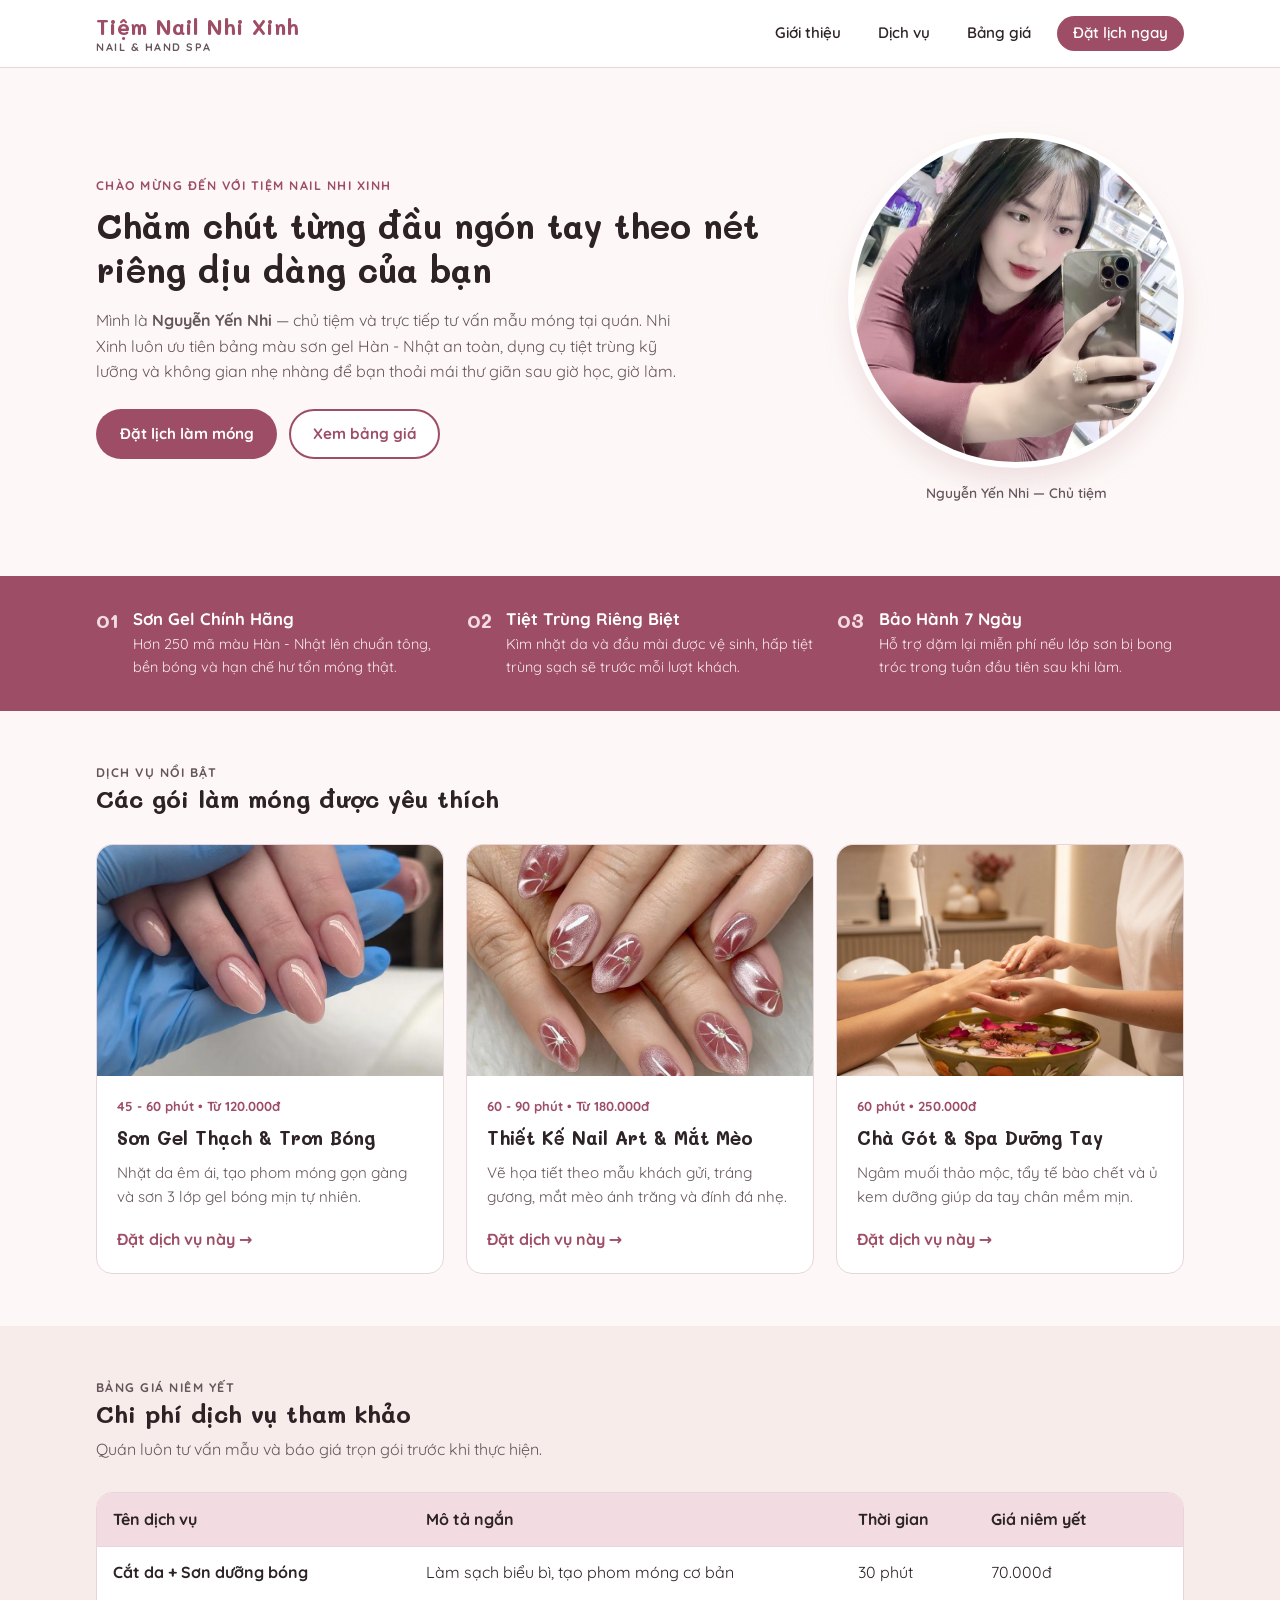
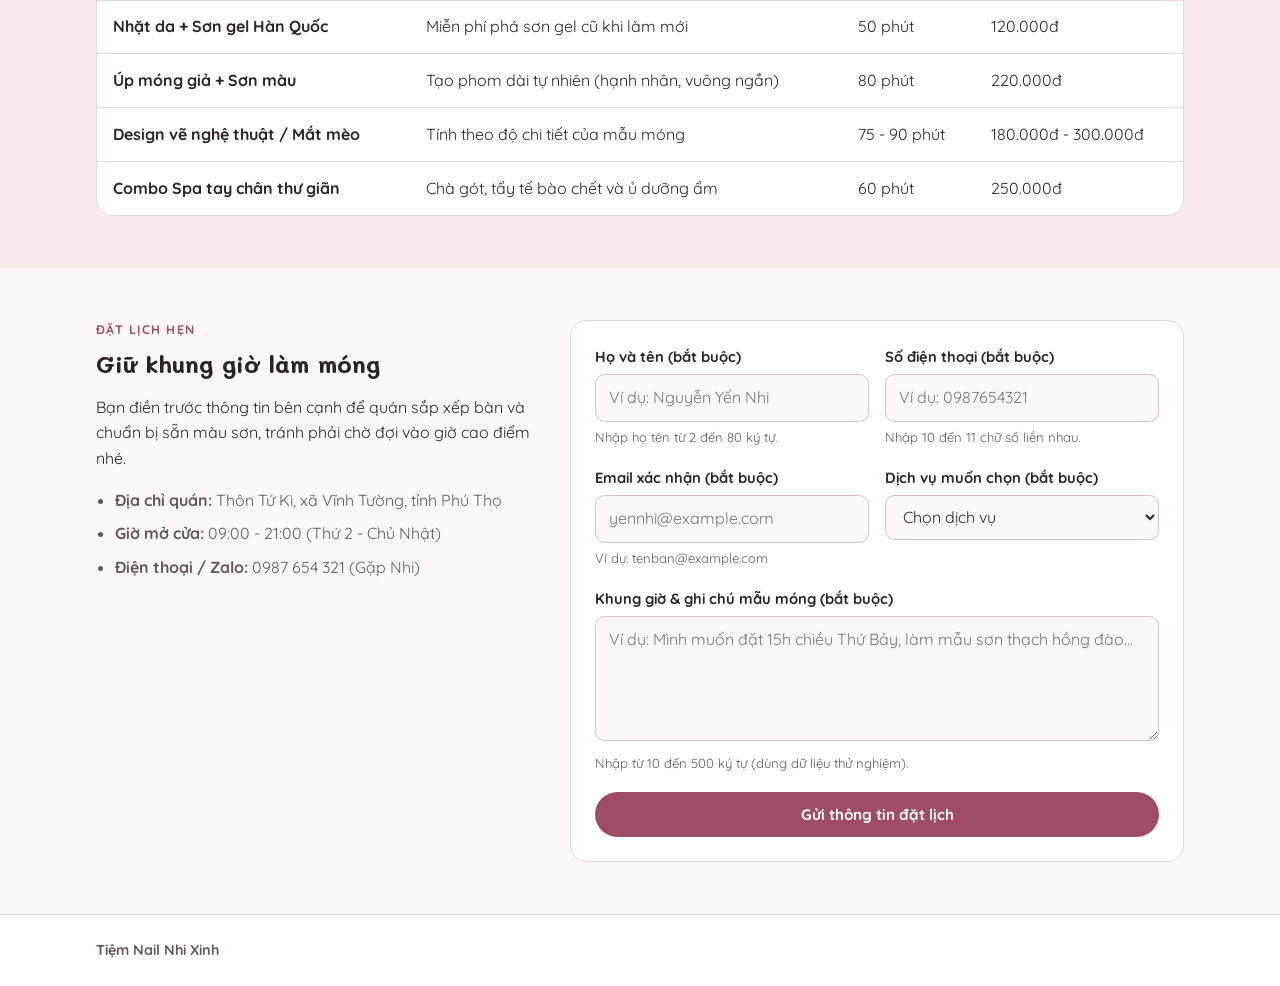
<file: index.html>
<!DOCTYPE html>
<html lang="vi">

<head>
    <meta charset="UTF-8">
    <meta name="viewport" content="width=device-width, initial-scale=1">
    <title>Tiệm Nail Nhi Xinh — Chăm sóc &amp; Thiết kế Móng</title>
    <link rel="preconnect" href="https://fonts.googleapis.com">
    <link rel="preconnect" href="https://fonts.gstatic.com" crossorigin>
    <link
        href="https://fonts.googleapis.com/css2?family=Mali:wght@600;700&family=Quicksand:wght@400;500;600;700&display=swap"
        rel="stylesheet">
    <link rel="stylesheet" href="css/style.css">
</head>

<body>
    <header class="site-header">
        <div class="container header-inner">
            <a class="brand" href="index.html">
                <span class="brand-name">Tiệm Nail Nhi Xinh</span>
                <span class="brand-tag">NAIL &amp; HAND SPA</span>
            </a>
            <nav class="site-nav" aria-label="Điều hướng chính">
                <a href="#gioi-thieu">Giới thiệu</a>
                <a href="#dich-vu">Dịch vụ</a>
                <a href="#bang-gia">Bảng giá</a>
                <a class="nav-btn" href="#dat-lich">Đặt lịch ngay</a>
            </nav>
        </div>
    </header>

    <main>
        <section id="gioi-thieu" class="hero">
            <div class="container hero-inner">
                <div class="hero-content">
                    <p class="eyebrow">CHÀO MỪNG ĐẾN VỚI TIỆM NAIL NHI XINH</p>
                    <h1>Chăm chút từng đầu ngón tay theo nét riêng dịu dàng của bạn</h1>
                    <p class="hero-desc">
                        Mình là <strong>Nguyễn Yến Nhi</strong> — chủ tiệm và trực tiếp tư vấn mẫu móng tại quán.
                        Nhi Xinh luôn ưu tiên bảng màu sơn gel Hàn - Nhật an toàn, dụng cụ tiệt trùng kỹ lưỡng
                        và không gian nhẹ nhàng để bạn thoải mái thư giãn sau giờ học, giờ làm.
                    </p>
                    <div class="hero-actions">
                        <a class="btn btn-primary" href="#dat-lich">Đặt lịch làm móng</a>
                        <a class="btn btn-outline" href="#bang-gia">Xem bảng giá</a>
                    </div>
                </div>

                <figure class="owner-avatar">
                    <img src="assets/images/nhi-xinh.jpg" alt="Chân dung chủ tiệm Nguyễn Yến Nhi của Tiệm Nail Nhi Xinh"
                        width="400" height="400">
                    <figcaption>Nguyễn Yến Nhi — Chủ tiệm</figcaption>
                </figure>
            </div>
        </section>

        <section class="commitments" aria-label="Cam kết của quán">
            <div class="container commitments-grid">
                <div class="commit-item">
                    <span class="commit-step">01</span>
                    <div>
                        <h2>Sơn Gel Chính Hãng</h2>
                        <p>Hơn 250 mã màu Hàn - Nhật lên chuẩn tông, bền bóng và hạn chế hư tổn móng thật.</p>
                    </div>
                </div>
                <div class="commit-item">
                    <span class="commit-step">02</span>
                    <div>
                        <h2>Tiệt Trùng Riêng Biệt</h2>
                        <p>Kìm nhặt da và đầu mài được vệ sinh, hấp tiệt trùng sạch sẽ trước mỗi lượt khách.</p>
                    </div>
                </div>
                <div class="commit-item">
                    <span class="commit-step">03</span>
                    <div>
                        <h2>Bảo Hành 7 Ngày</h2>
                        <p>Hỗ trợ dặm lại miễn phí nếu lớp sơn bị bong tróc trong tuần đầu tiên sau khi làm.</p>
                    </div>
                </div>
            </div>
        </section>

        <section id="dich-vu" class="section">
            <div class="container">
                <div class="section-header">
                    <p class="eyebrow">DỊCH VỤ NỔI BẬT</p>
                    <h2>Các gói làm móng được yêu thích</h2>
                </div>

                <div class="service-grid">
                    <article class="card">
                        <div class="card-thumb">
                            <img src="assets/images/gel.jpg" alt="Mẫu móng sơn gel thạch màu hồng nude tự nhiên"
                                width="480" height="320">
                        </div>
                        <div class="card-body">
                            <p class="card-meta">45 - 60 phút • Từ 120.000đ</p>
                            <h3>Sơn Gel Thạch &amp; Trơn Bóng</h3>
                            <p>Nhặt da êm ái, tạo phom móng gọn gàng và sơn 3 lớp gel bóng mịn tự nhiên.</p>
                            <a class="card-link" href="#dat-lich">Đặt dịch vụ này →</a>
                        </div>
                    </article>

                    <article class="card">
                        <div class="card-thumb">
                            <img src="assets/images/design.jpg" alt="Mẫu nail vẽ họa tiết hoa nhí và hiệu ứng mắt mèo"
                                width="480" height="320">
                        </div>
                        <div class="card-body">
                            <p class="card-meta">60 - 90 phút • Từ 180.000đ</p>
                            <h3>Thiết Kế Nail Art &amp; Mắt Mèo</h3>
                            <p>Vẽ họa tiết theo mẫu khách gửi, tráng gương, mắt mèo ánh trăng và đính đá nhẹ.</p>
                            <a class="card-link" href="#dat-lich">Đặt dịch vụ này →</a>
                        </div>
                    </article>

                    <article class="card">
                        <div class="card-thumb">
                            <img src="assets/images/spa.jpg" alt="Chăm sóc tẩy tế bào chết và dưỡng ẩm bàn tay"
                                width="480" height="320">
                        </div>
                        <div class="card-body">
                            <p class="card-meta">60 phút • 250.000đ</p>
                            <h3>Chà Gót &amp; Spa Dưỡng Tay</h3>
                            <p>Ngâm muối thảo mộc, tẩy tế bào chết và ủ kem dưỡng giúp da tay chân mềm mịn.</p>
                            <a class="card-link" href="#dat-lich">Đặt dịch vụ này →</a>
                        </div>
                    </article>
                </div>
            </div>
        </section>

        <section id="bang-gia" class="section section-tinted">
            <div class="container">
                <div class="section-header">
                    <p class="eyebrow">BẢNG GIÁ NIÊM YẾT</p>
                    <h2>Chi phí dịch vụ tham khảo</h2>
                    <p>Quán luôn tư vấn mẫu và báo giá trọn gói trước khi thực hiện.</p>
                </div>

                <div class="table-wrap">
                    <table>
                        <thead>
                            <tr>
                                <th scope="col">Tên dịch vụ</th>
                                <th scope="col">Mô tả ngắn</th>
                                <th scope="col">Thời gian</th>
                                <th scope="col">Giá niêm yết</th>
                            </tr>
                        </thead>
                        <tbody>
                            <tr>
                                <th scope="row">Cắt da + Sơn dưỡng bóng</th>
                                <td>Làm sạch biểu bì, tạo phom móng cơ bản</td>
                                <td>30 phút</td>
                                <td>70.000đ</td>
                            </tr>
                            <tr>
                                <th scope="row">Nhặt da + Sơn gel Hàn Quốc</th>
                                <td>Miễn phí phá sơn gel cũ khi làm mới</td>
                                <td>50 phút</td>
                                <td>120.000đ</td>
                            </tr>
                            <tr>
                                <th scope="row">Úp móng giả + Sơn màu</th>
                                <td>Tạo phom dài tự nhiên (hạnh nhân, vuông ngắn)</td>
                                <td>80 phút</td>
                                <td>220.000đ</td>
                            </tr>
                            <tr>
                                <th scope="row">Design vẽ nghệ thuật / Mắt mèo</th>
                                <td>Tính theo độ chi tiết của mẫu móng</td>
                                <td>75 - 90 phút</td>
                                <td>180.000đ - 300.000đ</td>
                            </tr>
                            <tr>
                                <th scope="row">Combo Spa tay chân thư giãn</th>
                                <td>Chà gót, tẩy tế bào chết và ủ dưỡng ẩm</td>
                                <td>60 phút</td>
                                <td>250.000đ</td>
                            </tr>
                        </tbody>
                    </table>
                </div>
            </div>
        </section>

        <section id="dat-lich" class="section">
            <div class="container booking-grid">
                <div class="booking-info">
                    <p class="eyebrow">ĐẶT LỊCH HẸN</p>
                    <h2>Giữ khung giờ làm móng</h2>
                    <p>
                        Bạn điền trước thông tin bên cạnh để quán sắp xếp bàn và chuẩn bị sẵn màu sơn,
                        tránh phải chờ đợi vào giờ cao điểm nhé.
                    </p>
                    <ul class="info-list">
                        <li><strong>Địa chỉ quán:</strong> Thôn Tứ Kì, xã Vĩnh Tường, tỉnh Phú Thọ</li>
                        <li><strong>Giờ mở cửa:</strong> 09:00 - 21:00 (Thứ 2 - Chủ Nhật)</li>
                        <li><strong>Điện thoại / Zalo:</strong> 0987 654 321 (Gặp Nhi)</li>
                    </ul>
                </div>

                <form class="booking-form" action="ket-qua.html" method="get">
                    <div class="form-row">
                        <div class="form-group">
                            <label for="fullname">Họ và tên (bắt buộc)</label>
                            <input id="fullname" name="fullname" type="text" autocomplete="name"
                                placeholder="Ví dụ: Nguyễn Yến Nhi" required minlength="2" maxlength="80"
                                aria-describedby="fullname-help">
                            <p id="fullname-help" class="help">Nhập họ tên từ 2 đến 80 ký tự.</p>
                        </div>

                        <div class="form-group">
                            <label for="phone">Số điện thoại (bắt buộc)</label>
                            <input id="phone" name="phone" type="tel" autocomplete="tel" placeholder="Ví dụ: 0987654321"
                                required pattern="[0-9]{10,11}" aria-describedby="phone-help">
                            <p id="phone-help" class="help">Nhập 10 đến 11 chữ số liền nhau.</p>
                        </div>
                    </div>

                    <div class="form-row">
                        <div class="form-group">
                            <label for="email">Email xác nhận (bắt buộc)</label>
                            <input id="email" name="email" type="email" autocomplete="email"
                                placeholder="yennhi@example.com" required aria-describedby="email-help">
                            <p id="email-help" class="help">Ví dụ: tenban@example.com</p>
                        </div>

                        <div class="form-group">
                            <label for="service">Dịch vụ muốn chọn (bắt buộc)</label>
                            <select id="service" name="service" required>
                                <option value="">Chọn dịch vụ</option>
                                <option value="Sơn Gel Hàn Quốc">Nhặt da + Sơn Gel (120.000đ)</option>
                                <option value="Úp móng + Sơn Gel">Úp móng + Sơn Gel (220.000đ)</option>
                                <option value="Design Nail Art">Thiết kế Nail Art / Mắt mèo</option>
                                <option value="Combo Spa">Combo Spa tay chân (250.000đ)</option>
                            </select>
                        </div>
                    </div>

                    <div class="form-group">
                        <label for="note">Khung giờ &amp; ghi chú mẫu móng (bắt buộc)</label>
                        <textarea id="note" name="note" rows="4"
                            placeholder="Ví dụ: Mình muốn đặt 15h chiều Thứ Bảy, làm mẫu sơn thạch hồng đào..." required
                            minlength="10" maxlength="500" aria-describedby="note-help"></textarea>
                        <p id="note-help" class="help">Nhập từ 10 đến 500 ký tự (dùng dữ liệu thử nghiệm).</p>
                    </div>

                    <button class="btn btn-primary btn-full" type="submit">
                        Gửi thông tin đặt lịch
                    </button>
                </form>
            </div>
        </section>
    </main>

    <footer class="site-footer">
        <div class="container footer-inner">
            <p><strong>Tiệm Nail Nhi Xinh</strong></p>
        </div>
    </footer>
</body>

</html>
</file>
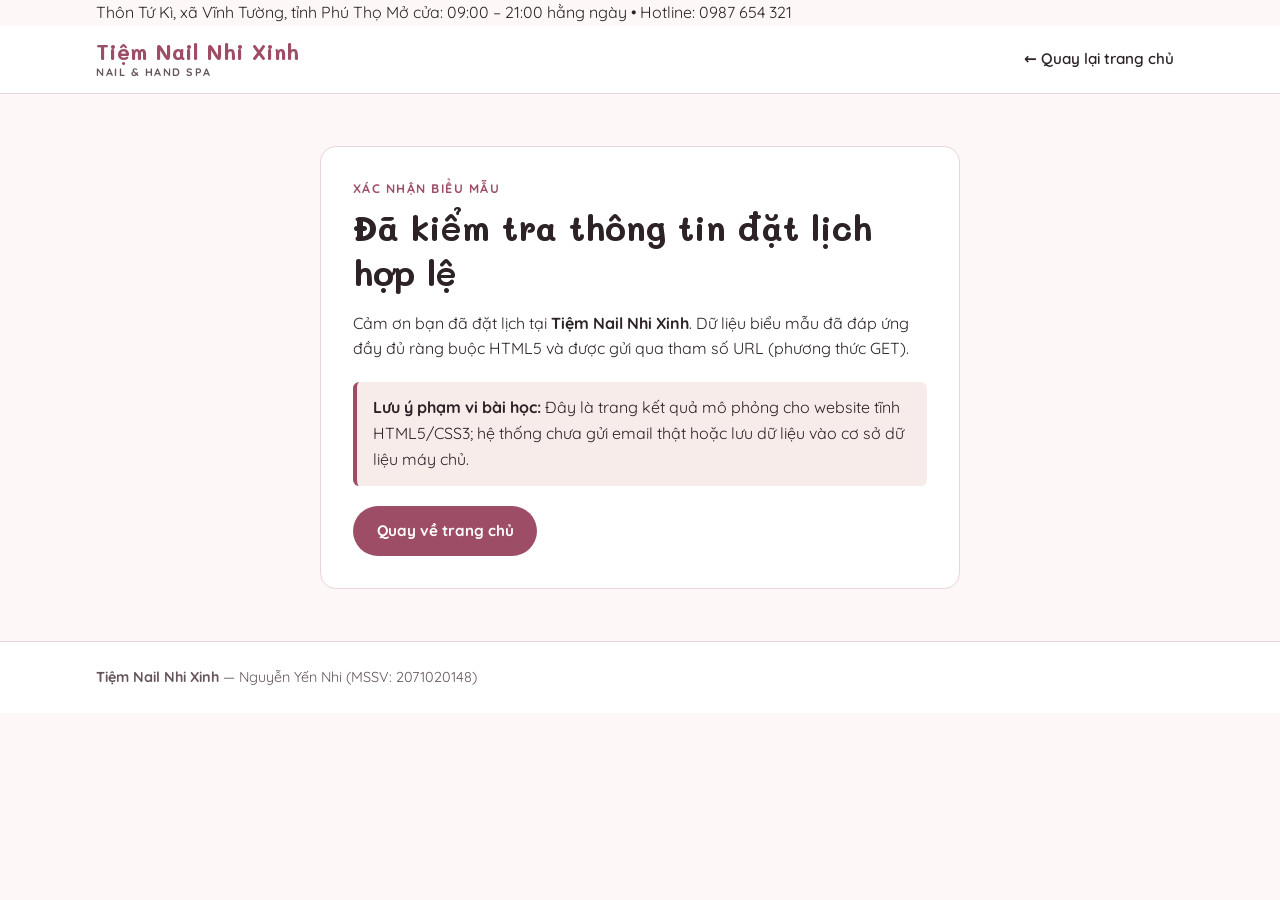
<file: ket-qua.html>
<!DOCTYPE html>
<html lang="vi">

<head>
    <meta charset="UTF-8">
    <meta name="viewport" content="width=device-width, initial-scale=1">
    <title>Xác nhận đặt lịch — Tiệm Nail Nhi Xinh</title>
    <link rel="preconnect" href="https://fonts.googleapis.com">
    <link rel="preconnect" href="https://fonts.gstatic.com" crossorigin>
    <link
        href="https://fonts.googleapis.com/css2?family=Mali:wght@600;700&family=Quicksand:wght@400;500;600;700&display=swap"
        rel="stylesheet">
    <link rel="stylesheet" href="css/style.css">
</head>

<body>
    <div class="top-info">
        <div class="container top-info-inner">
            <span>Thôn Tứ Kì, xã Vĩnh Tường, tỉnh Phú Thọ</span>
            <span>Mở cửa: 09:00 – 21:00 hằng ngày • Hotline: 0987 654 321</span>
        </div>
    </div>

    <header class="site-header">
        <div class="container header-inner">
            <a class="brand" href="index.html">
                <span class="brand-name">Tiệm Nail Nhi Xinh</span>
                <span class="brand-tag">NAIL &amp; HAND SPA</span>
            </a>
            <nav class="site-nav" aria-label="Điều hướng chính">
                <a href="index.html">← Quay lại trang chủ</a>
            </nav>
        </div>
    </header>

    <main class="section">
        <div class="container">
            <article class="result-card">
                <p class="eyebrow">XÁC NHẬN BIỂU MẪU</p>
                <h1>Đã kiểm tra thông tin đặt lịch hợp lệ</h1>
                <p>
                    Cảm ơn bạn đã đặt lịch tại <strong>Tiệm Nail Nhi Xinh</strong>. Dữ liệu biểu mẫu đã đáp ứng
                    đầy đủ ràng buộc HTML5 và được gửi qua tham số URL (phương thức GET).
                </p>
                <p class="note-box">
                    <strong>Lưu ý phạm vi bài học:</strong> Đây là trang kết quả mô phỏng cho website tĩnh HTML5/CSS3;
                    hệ thống chưa gửi email thật hoặc lưu dữ liệu vào cơ sở dữ liệu máy chủ.
                </p>
                <a class="btn btn-primary" href="index.html">Quay về trang chủ</a>
            </article>
        </div>
    </main>

    <footer class="site-footer">
        <div class="container footer-inner">
            <p><strong>Tiệm Nail Nhi Xinh</strong> — Nguyễn Yến Nhi (MSSV: 2071020148)</p>
        </div>
    </footer>
</body>

</html>
</file>
<file: css/style.css>
*,
*::before,
*::after {
    box-sizing: border-box;
}

:root {
    --bg-page: #fdf8f7;
    --bg-surface: #ffffff;
    --bg-tinted: #f7ecea;
    --ink-main: #2d2327;
    --ink-muted: #66565c;
    --brand-rose: #9d4e66;
    --brand-rose-dark: #7d3b50;
    --accent-blush: #f2dce2;
    --border-soft: #e8d5da;
    --focus-ring: #1d4ed8;
    --error-red: #b91c1c;
    --font-heading: "Mali", cursive, sans-serif;
    --font-body: "Quicksand", system-ui, sans-serif;
}

html {
    scroll-behavior: smooth;
}

body {
    margin: 0;
    font-family: var(--font-body);
    line-height: 1.6;
    color: var(--ink-main);
    background-color: var(--bg-page);
}

img {
    display: block;
    max-width: 100%;
    height: auto;
}

.container {
    width: 100%;
    max-width: 70rem;
    margin-inline: auto;
    padding-inline: 1rem;
}

a:focus-visible,
button:focus-visible,
input:focus-visible,
select:focus-visible,
textarea:focus-visible {
    outline: 3px solid var(--focus-ring);
    outline-offset: 3px;
}

.site-header {
    background-color: var(--bg-surface);
    border-bottom: 1px solid var(--border-soft);
    position: sticky;
    top: 0;
    z-index: 20;
}

.header-inner {
    display: flex;
    flex-wrap: wrap;
    align-items: center;
    justify-content: space-between;
    gap: 0.75rem 1.5rem;
    padding-block: 0.85rem;
}

.brand {
    text-decoration: none;
    display: flex;
    flex-direction: column;
    line-height: 1.15;
}

.brand-name {
    font-family: var(--font-heading);
    font-size: 1.35rem;
    font-weight: 700;
    color: var(--brand-rose);
}

.brand-tag {
    font-size: 0.68rem;
    font-weight: 700;
    letter-spacing: 0.14em;
    color: var(--ink-muted);
    margin-top: 0.15rem;
}

.site-nav {
    display: flex;
    flex-wrap: wrap;
    align-items: center;
    gap: 0.4rem 1rem;
}

.site-nav a {
    text-decoration: none;
    color: var(--ink-main);
    font-weight: 600;
    font-size: 0.95rem;
    padding: 0.35rem 0.65rem;
    border-radius: 999px;
    transition: background-color 180ms ease, color 180ms ease;
}

.site-nav a:hover {
    background-color: var(--bg-tinted);
    color: var(--brand-rose);
}

.site-nav a.nav-btn {
    background-color: var(--brand-rose);
    color: #ffffff;
    padding-inline: 1rem;
}

.site-nav a.nav-btn:hover {
    background-color: var(--brand-rose-dark);
    color: #ffffff;
}

.hero {
    padding-block: 3rem 3.5rem;
}

.hero-inner {
    display: flex;
    flex-direction: column;
    gap: 2.25rem;
}

.eyebrow {
    margin: 0 0 0.5rem;
    font-size: 0.78rem;
    font-weight: 700;
    letter-spacing: 0.12em;
    color: var(--brand-rose);
}

h1,
h2,
h3 {
    font-family: var(--font-heading);
    font-weight: 700;
    color: var(--ink-main);
}

h1 {
    margin: 0 0 1rem;
    font-size: 1.8rem;
    line-height: 1.28;
}

h2 {
    margin: 0 0 0.5rem;
    font-size: 1.5rem;
    line-height: 1.3;
}

h3 {
    margin: 0 0 0.45rem;
    font-size: 1.15rem;
}

.hero-desc {
    margin: 0 0 1.5rem;
    color: var(--ink-muted);
    max-width: 58ch;
}

.hero-actions {
    display: flex;
    flex-wrap: wrap;
    gap: 0.75rem;
}

.owner-avatar {
    margin: 0 auto;
    width: 100%;
    max-width: 19rem;
}

.owner-avatar img {
    width: 100%;
    aspect-ratio: 1 / 1;
    object-fit: cover;
    border-radius: 50%;
    border: 6px solid var(--bg-surface);
    background-color: var(--bg-tinted);
    box-shadow: 0 14px 28px rgba(157, 78, 102, 0.14);
}

.owner-avatar figcaption {
    margin-top: 0.85rem;
    text-align: center;
    font-size: 0.86rem;
    font-weight: 600;
    color: var(--ink-muted);
}

.btn {
    display: inline-flex;
    align-items: center;
    justify-content: center;
    padding: 0.7rem 1.35rem;
    border-radius: 999px;
    font-family: var(--font-body);
    font-size: 0.95rem;
    font-weight: 700;
    text-decoration: none;
    border: 2px solid transparent;
    cursor: pointer;
    transition: background-color 180ms ease, color 180ms ease, border-color 180ms ease, transform 180ms ease;
}

.btn:active:not(:disabled) {
    transform: translateY(1px);
}

.btn-primary {
    background-color: var(--brand-rose);
    color: #ffffff;
}

.btn-primary:hover {
    background-color: var(--brand-rose-dark);
}

.btn-outline {
    background-color: var(--bg-surface);
    color: var(--brand-rose);
    border-color: var(--brand-rose);
}

.btn-outline:hover {
    background-color: var(--bg-tinted);
}

.btn-full {
    width: 100%;
}

.commitments {
    background-color: var(--brand-rose);
    color: #ffffff;
    padding-block: 2rem;
}

.commitments-grid {
    display: grid;
    grid-template-columns: 1fr;
    gap: 1.5rem;
}

.commit-item {
    display: flex;
    align-items: flex-start;
    gap: 0.9rem;
}

.commit-step {
    font-family: var(--font-heading);
    font-size: 1.25rem;
    font-weight: 700;
    color: var(--accent-blush);
    line-height: 1.2;
}

.commit-item h2 {
    font-family: var(--font-body);
    font-size: 1.05rem;
    color: #ffffff;
    margin-bottom: 0.25rem;
}

.commit-item p {
    margin: 0;
    font-size: 0.9rem;
    color: #f9ebef;
}

.section {
    padding-block: 3.25rem;
}

.section-tinted {
    background-color: var(--bg-tinted);
}

.section-header {
    margin-bottom: 1.85rem;
}

.section-header p {
    margin: 0;
    color: var(--ink-muted);
}

.service-grid {
    display: grid;
    grid-template-columns: 1fr;
    gap: 1.35rem;
}

.card {
    min-width: 0;
    background-color: var(--bg-surface);
    border: 1px solid var(--border-soft);
    border-radius: 1rem;
    display: flex;
    flex-direction: column;
    transition: transform 180ms ease, box-shadow 180ms ease;
}

.card:hover,
.card:focus-within {
    transform: translateY(-4px);
    box-shadow: 0 12px 24px rgba(157, 78, 102, 0.1);
}

.card-thumb {
    overflow: hidden;
    border-top-left-radius: 1rem;
    border-top-right-radius: 1rem;
}

.card-thumb img {
    width: 100%;
    aspect-ratio: 3 / 2;
    object-fit: cover;
}

.card-body {
    padding: 1.25rem;
    display: flex;
    flex-direction: column;
    flex: 1;
}

.card-meta {
    margin: 0 0 0.45rem;
    font-size: 0.82rem;
    font-weight: 700;
    color: var(--brand-rose);
}

.card-body p:not(.card-meta) {
    margin: 0 0 1.1rem;
    color: var(--ink-muted);
    font-size: 0.95rem;
}

.card-link {
    margin-top: auto;
    color: var(--brand-rose);
    font-weight: 700;
    text-decoration: none;
    overflow-wrap: anywhere;
}

.card-link:hover {
    text-decoration: underline;
}

.table-wrap {
    overflow-x: auto;
    background-color: var(--bg-surface);
    border: 1px solid var(--border-soft);
    border-radius: 1rem;
}

table {
    width: 100%;
    border-collapse: collapse;
    text-align: left;
}

th,
td {
    padding: 0.85rem 1rem;
    border-bottom: 1px solid var(--border-soft);
}

thead th {
    background-color: var(--accent-blush);
    color: var(--ink-main);
    font-weight: 700;
}

tbody tr:last-child th,
tbody tr:last-child td {
    border-bottom: none;
}

.booking-grid {
    display: grid;
    grid-template-columns: 1fr;
    gap: 2rem;
}

.info-list {
    padding-left: 1.2rem;
    color: var(--ink-muted);
}

.info-list li {
    margin-bottom: 0.5rem;
}

.booking-form {
    background-color: var(--bg-surface);
    padding: 1.5rem;
    border: 1px solid var(--border-soft);
    border-radius: 1rem;
}

.form-row {
    display: grid;
    grid-template-columns: 1fr;
    gap: 1rem;
}

.form-group {
    margin-bottom: 1.1rem;
}

label {
    display: block;
    font-weight: 700;
    font-size: 0.92rem;
    margin-bottom: 0.35rem;
}

input,
select,
textarea {
    width: 100%;
    padding: 0.65rem 0.8rem;
    font: inherit;
    color: var(--ink-main);
    background-color: var(--bg-page);
    border: 1.5px solid #d9bec6;
    border-radius: 0.6rem;
}

input:user-invalid,
select:user-invalid,
textarea:user-invalid {
    border-color: var(--error-red);
    border-width: 2px;
}

.help {
    margin: 0.3rem 0 0;
    font-size: 0.82rem;
    color: var(--ink-muted);
}

.result-card {
    max-width: 40rem;
    margin-inline: auto;
    background-color: var(--bg-surface);
    padding: 2rem;
    border: 1px solid var(--border-soft);
    border-radius: 1rem;
}

.note-box {
    padding: 0.85rem 1rem;
    background-color: var(--bg-tinted);
    border-left: 4px solid var(--brand-rose);
    border-radius: 0.4rem;
    margin-block: 1.25rem;
}

.site-footer {
    background-color: var(--bg-surface);
    border-top: 1px solid var(--border-soft);
    padding-block: 1.5rem;
    font-size: 0.9rem;
    color: var(--ink-muted);
}

.footer-inner {
    display: flex;
    flex-wrap: wrap;
    justify-content: space-between;
    gap: 0.5rem 1.5rem;
}

.footer-inner p {
    margin: 0;
}

@media (min-width: 640px) {
    h1 {
        font-size: 2.15rem;
    }

    .service-grid {
        grid-template-columns: repeat(2, minmax(0, 1fr));
    }

    .form-row {
        grid-template-columns: repeat(2, minmax(0, 1fr));
    }
}

@media (min-width: 960px) {
    .hero {
        padding-block: 4rem 4.5rem;
    }

    .hero-inner {
        flex-direction: row;
        align-items: center;
        gap: 3.25rem;
    }

    .hero-content {
        flex: 1.25;
    }

    .owner-avatar {
        flex: 0.75;
        max-width: 21rem;
    }

    .commitments-grid {
        grid-template-columns: repeat(3, minmax(0, 1fr));
    }

    .service-grid {
        grid-template-columns: repeat(3, minmax(0, 1fr));
    }

    .booking-grid {
        grid-template-columns: 0.9fr 1.25fr;
        align-items: start;
    }
}
</file>
